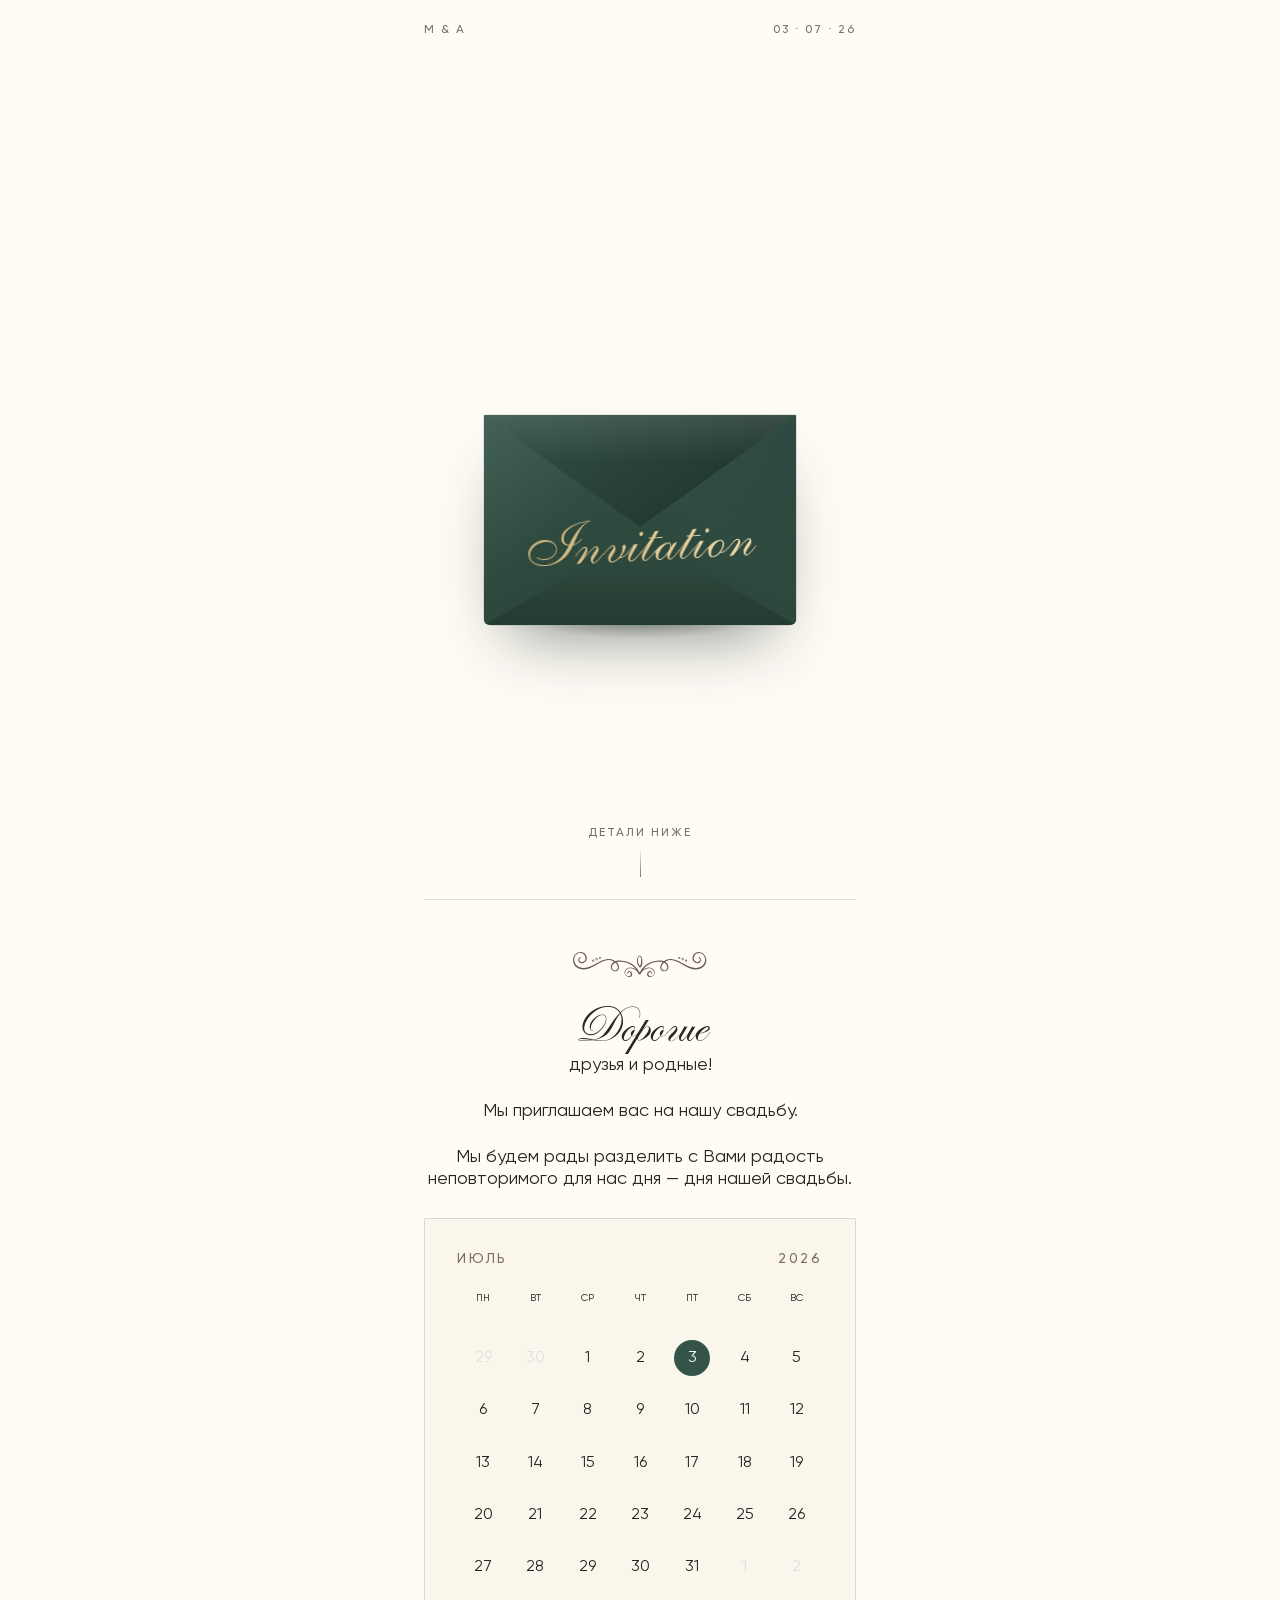
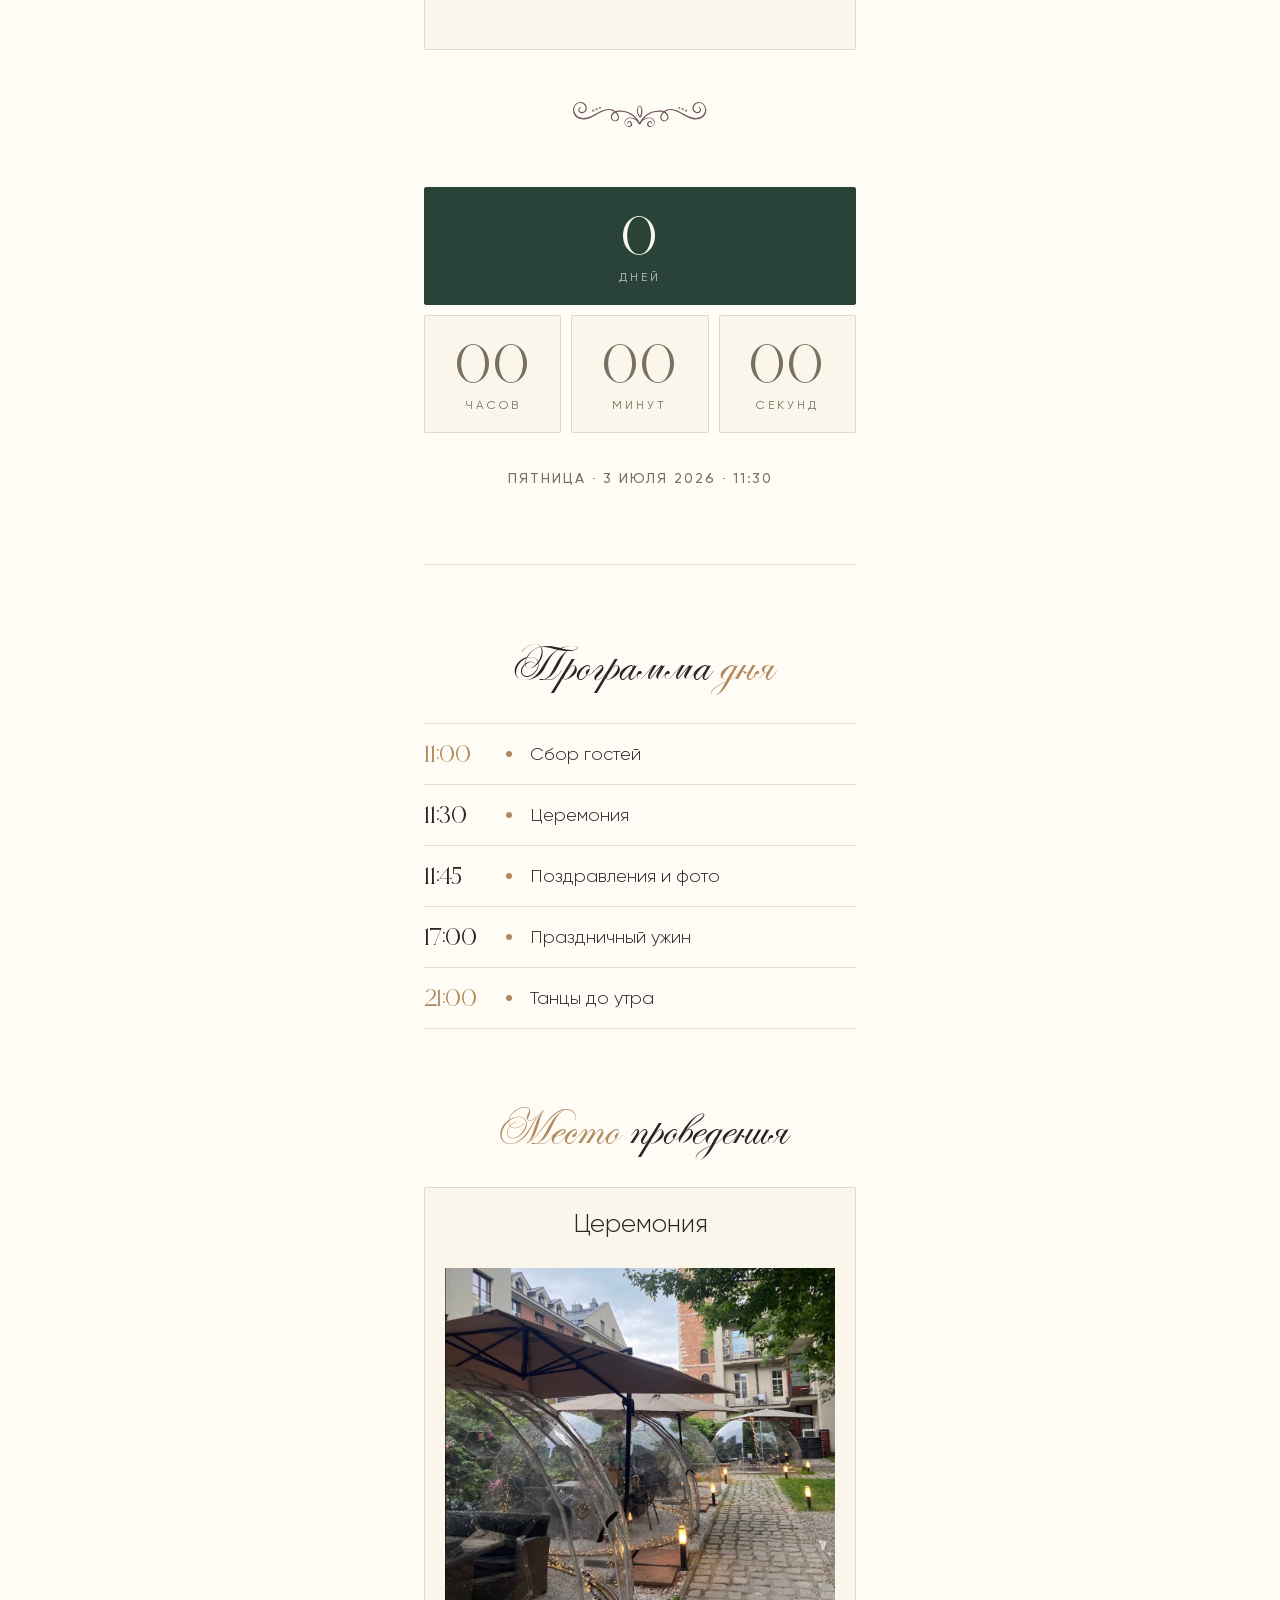
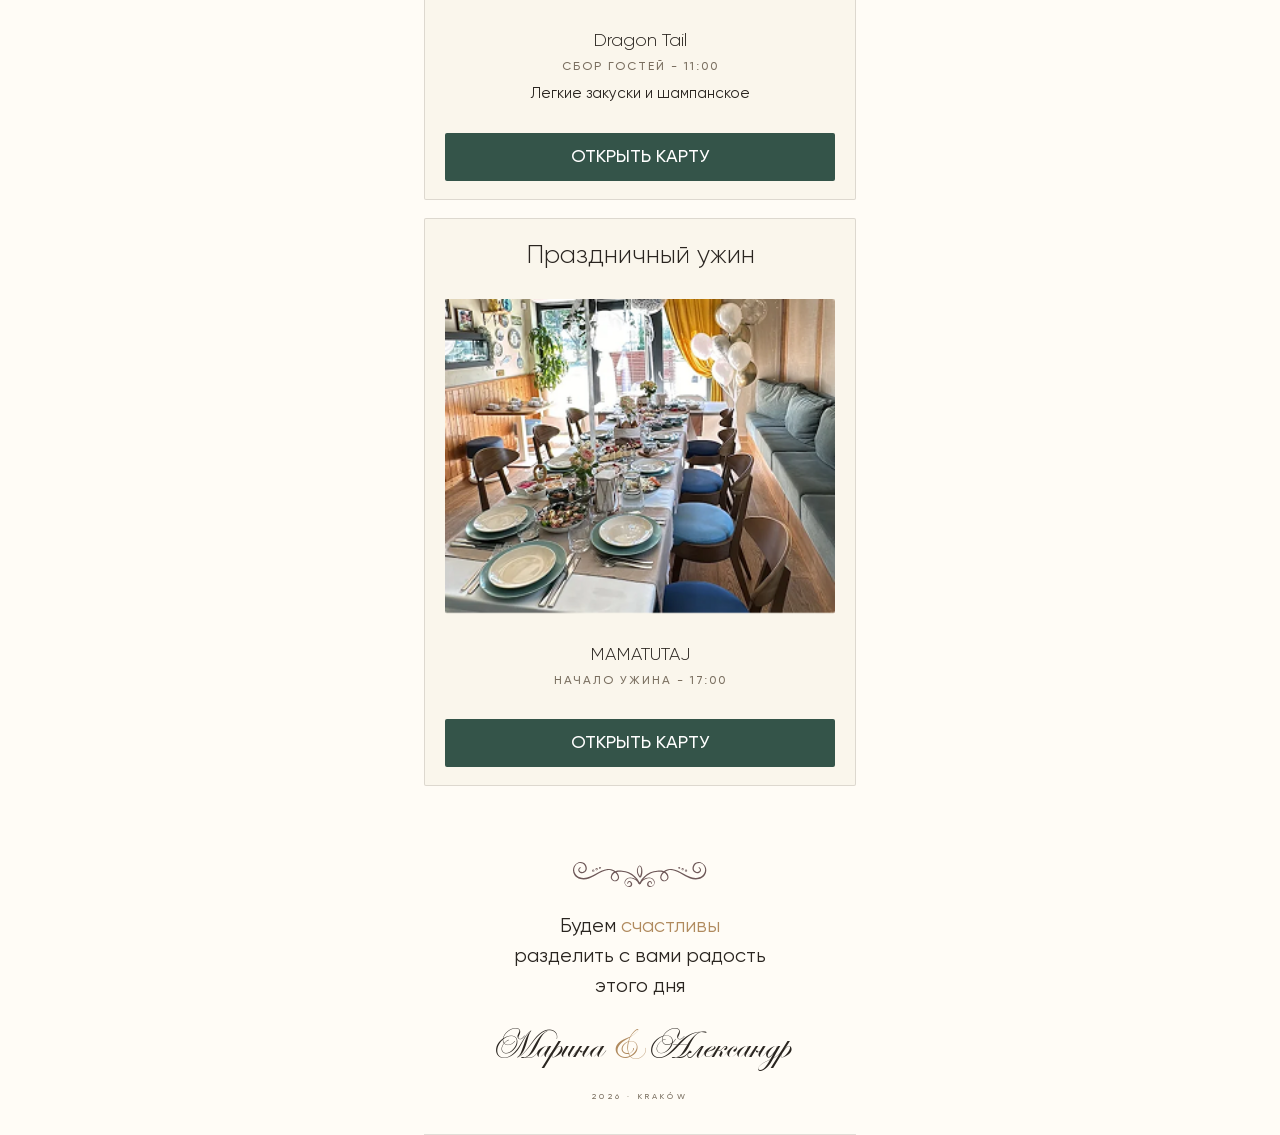
<file: index.html>
<!doctype html>
<html lang="ru">
	<head>
		<meta charset="utf-8" />
		<meta name="viewport" content="width=device-width, initial-scale=1, viewport-fit=cover" />
		<title>Марина & Александр · 03.07.2026</title>

		<!-- SEO -->
		<meta name="description" content="Приглашение на свадьбу Марины и Александра — 3 июля 2026, Краков" />

		<!-- Open Graph -->
		<meta property="og:type" content="website" />
		<meta property="og:url" content="https://wedding-marina-alexander.vercel.app/" />
		<meta property="og:title" content="Марина & Александр · 03.07.2026" />
		<meta property="og:description" content="Приглашаем вас разделить с нами радость нашей свадьбы — 3 июля 2026, Краков" />
		<meta property="og:image" content="https://wedding-marina-alexander.vercel.app/img/thumb.png" />
		<meta property="og:image:width" content="1200" />
		<meta property="og:image:height" content="630" />
		<meta property="og:locale" content="ru_RU" />

		<!-- Twitter Card -->
		<meta name="twitter:card" content="summary_large_image" />
		<meta name="twitter:title" content="Марина & Александр · 03.07.2026" />
		<meta name="twitter:description" content="Приглашаем вас разделить с нами радость нашей свадьбы — 3 июля 2026, Краков" />
		<meta name="twitter:image" content="https://wedding-marina-alexander.vercel.app/img/thumb.png" />

		<link rel="stylesheet" href="style.css" />
	</head>
	<body>
		<div id="preloader" aria-hidden="true">
			<div class="preloader-spinner"></div>
		</div>

		<main>
			<!-- HERO -->
			<section class="hero-screen">
				<div class="topbar">
					<span>M & A</span>
					<span>03 · 07 · 26</span>
				</div>

				<div class="env-wrap" id="env" role="button" tabindex="0">
					<div class="env-shadow"></div>
					<div class="env-back"></div>
					<div class="letter">
						<div class="l-names-block">
							<div class="l-name l-1">Марина</div>
							<div class="l-amp">&amp;</div>
							<div class="l-name l-2">Александр</div>
						</div>
						<div class="l-bottom">
							<div class="l-date">03 · 07 · 2026</div>
							<div class="l-place">Kraków</div>
						</div>
					</div>
					<div class="env-front"></div>
					<div class="env-flap"></div>
					<div class="gold-signature">Invitation</div>
				</div>

				<div class="scroll-after">
					<span>детали ниже</span>
					<span class="stem"></span>
				</div>
			</section>

			<!-- INTRO -->
			<section class="s-intro detail-no-border">
				<div class="intro-heading reveal">
					<img src="img/decorate.svg" alt="" class="ornament intro-ornament" />
					<div class="intro-body">
						<div>
							<div class="intro-script sec-script">Дорогие</div>
							<div class="intro-subtitle">друзья и родные!</div>
						</div>
						<p>Мы приглашаем вас на нашу свадьбу.</p>
						<p>
							Мы будем рады разделить с&nbsp;Вами радость неповторимого для нас дня&nbsp;— дня нашей
							свадьбы.
						</p>
					</div>
				</div>

				<div class="cal-card reveal d2">
					<div class="cal-header"><span>Июль</span><span>2026</span></div>
					<div class="cal-grid cal-grid--header">
						<span class="cal-dow">ПН</span><span class="cal-dow">ВТ</span><span class="cal-dow">СР</span
						><span class="cal-dow">ЧТ</span><span class="cal-dow">ПТ</span><span class="cal-dow">СБ</span
						><span class="cal-dow">ВС</span>
					</div>
					<div class="cal-grid">
						<span class="cal-day cal-day--out">29</span><span class="cal-day cal-day--out">30</span
						><span class="cal-day">1</span><span class="cal-day">2</span
						><span class="cal-day cal-day--hl"><span>3</span></span
						><span class="cal-day">4</span><span class="cal-day">5</span> <span class="cal-day">6</span
						><span class="cal-day">7</span><span class="cal-day">8</span><span class="cal-day">9</span
						><span class="cal-day">10</span><span class="cal-day">11</span><span class="cal-day">12</span>
						<span class="cal-day">13</span><span class="cal-day">14</span><span class="cal-day">15</span
						><span class="cal-day">16</span><span class="cal-day">17</span><span class="cal-day">18</span
						><span class="cal-day">19</span> <span class="cal-day">20</span><span class="cal-day">21</span
						><span class="cal-day">22</span><span class="cal-day">23</span><span class="cal-day">24</span
						><span class="cal-day">25</span><span class="cal-day">26</span> <span class="cal-day">27</span
						><span class="cal-day">28</span><span class="cal-day">29</span><span class="cal-day">30</span
						><span class="cal-day">31</span><span class="cal-day cal-day--out">1</span
						><span class="cal-day cal-day--out">2</span>
					</div>
				</div>
			</section>

			<!-- COUNTDOWN -->
			<section class="detail countdown">
				<img src="img/decorate.svg" alt="" class="ornament" />
				<div class="cd-eyebrow reveal">осталось совсем немного времени</div>
				<div class="cd">
					<div class="cd-c cd-c--accent reveal d1">
						<div class="cd-num" id="cd-d">—</div>
						<div class="cd-lbl">дней</div>
					</div>
					<div class="cd-hms">
						<div class="cd-c reveal d2">
							<div class="cd-num" id="cd-h">—</div>
							<div class="cd-lbl">часов</div>
						</div>
						<div class="cd-c reveal d3">
							<div class="cd-num" id="cd-m">—</div>
							<div class="cd-lbl">минут</div>
						</div>
						<div class="cd-c reveal d4">
							<div class="cd-num" id="cd-s">—</div>
							<div class="cd-lbl">секунд</div>
						</div>
					</div>
				</div>
				<div class="cd-foot reveal d5">пятница · 3 июля 2026 · 11:30</div>
			</section>

			<!-- PROGRAMME -->
			<section class="detail detail-no-border">
				<h2 class="sec-script reveal d1">Программа <em>дня</em></h2>
				<div class="prog">
					<div class="pr reveal d1">
						<div class="time gold">11:00</div>
						<span class="dot"></span>
						<div class="body">Сбор гостей</div>
					</div>
					<div class="pr reveal d2">
						<div class="time">11:30</div>
						<span class="dot"></span>
						<div class="body">Церемония</div>
					</div>
					<div class="pr reveal d3">
						<div class="time">11:45</div>
						<span class="dot"></span>
						<div class="body">Поздравления и фото</div>
					</div>
					<div class="pr reveal d4">
						<div class="time">17:00</div>
						<span class="dot"></span>
						<div class="body">Праздничный ужин</div>
					</div>
					<div class="pr reveal d5">
						<div class="time gold">21:00</div>
						<span class="dot"></span>
						<div class="body">Танцы до утра</div>
					</div>
				</div>
			</section>

			<!-- PLACE -->
			<section class="detail place detail-no-border">
				<h2 class="sec-script reveal d1"><em>Место</em> проведения</h2>
				<div class="venue-cards">
					<div class="venue-card reveal d2">
						<div class="venue-card-label">Церемония</div>
						<img class="venue-card-img" src="img/place2.png"></img>
						<div class="venue-card-info">
							<div class="venue-card-name">Dragon Tail</div>
							<div class="venue-card-time">сбор гостей - 11:00</div>
							<small class="">Легкие закуски и шампанское</small>
						</div>
						<a
							class="venue-btn"
							href="https://maps.app.goo.gl/NxYxFFx8keK25KLL9"
							target="_blank"
							rel="noopener"
							>Открыть карту</a
						>
					</div>
					<div class="venue-card reveal d3">
						<div class="venue-card-label">Праздничный ужин</div>
						<img class="venue-card-img" src="img/place.png"></img>
						<div class="venue-card-info">
							<div class="venue-card-name">MAMATUTAJ</div>
							<div class="venue-card-time">начало ужина - 17:00</div>
						</div>
						<a
							class="venue-btn"
							href="https://maps.app.goo.gl/szh8DAX3W4brn2PK7"
							target="_blank"
							rel="noopener"
							>Открыть карту</a
						>
					</div>
				</div>
			</section>

			<!-- CLOSING -->
			<section class="closing">
				<img src="img/decorate.svg" alt="" class="ornament" />
				<p class="closing-words reveal">Будем <span>счастливы</span> разделить с вами радость этого дня</p>
				<div class="closing-sig reveal d2">Марина <em>&amp;</em> Александр</div>
				<div class="closing-meta  d3">2026 · Kraków</div>
			</section>
		</main>

		<script src="main.js"></script>
	</body>
</html>
</file>
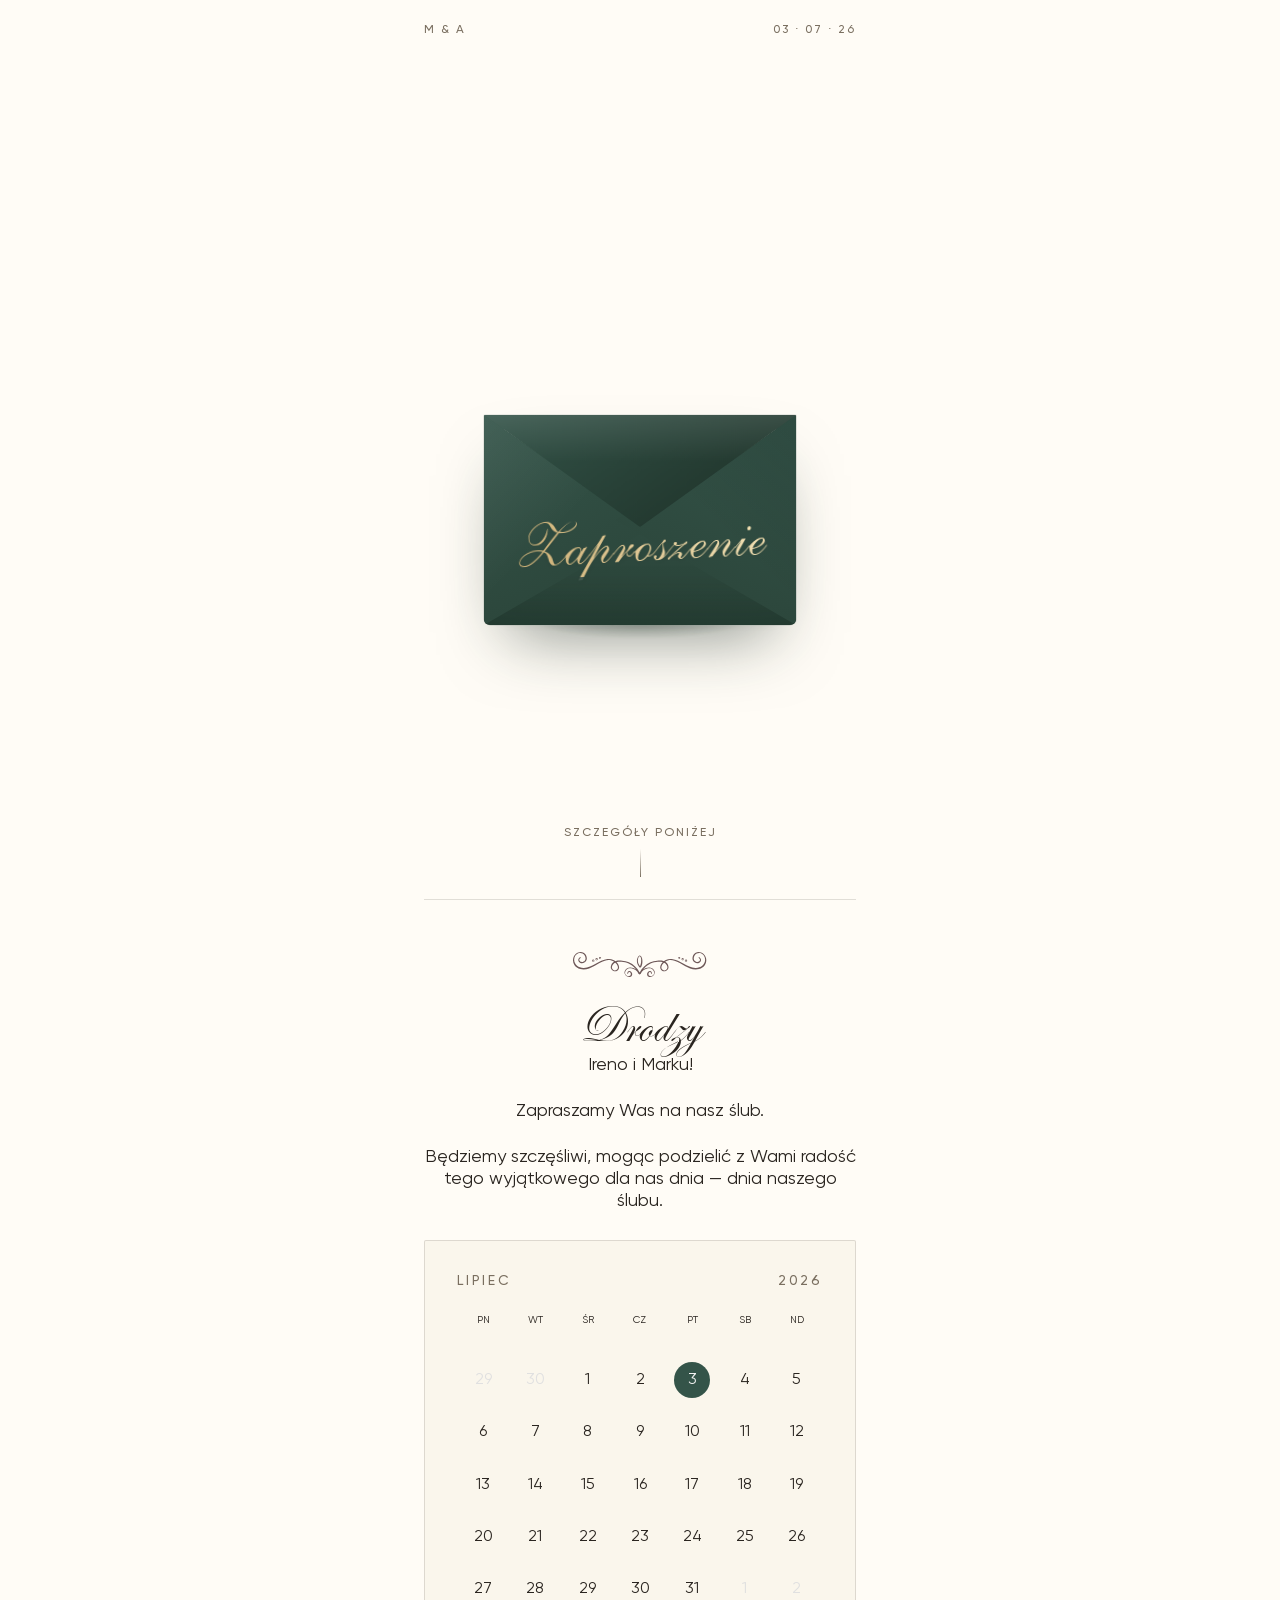
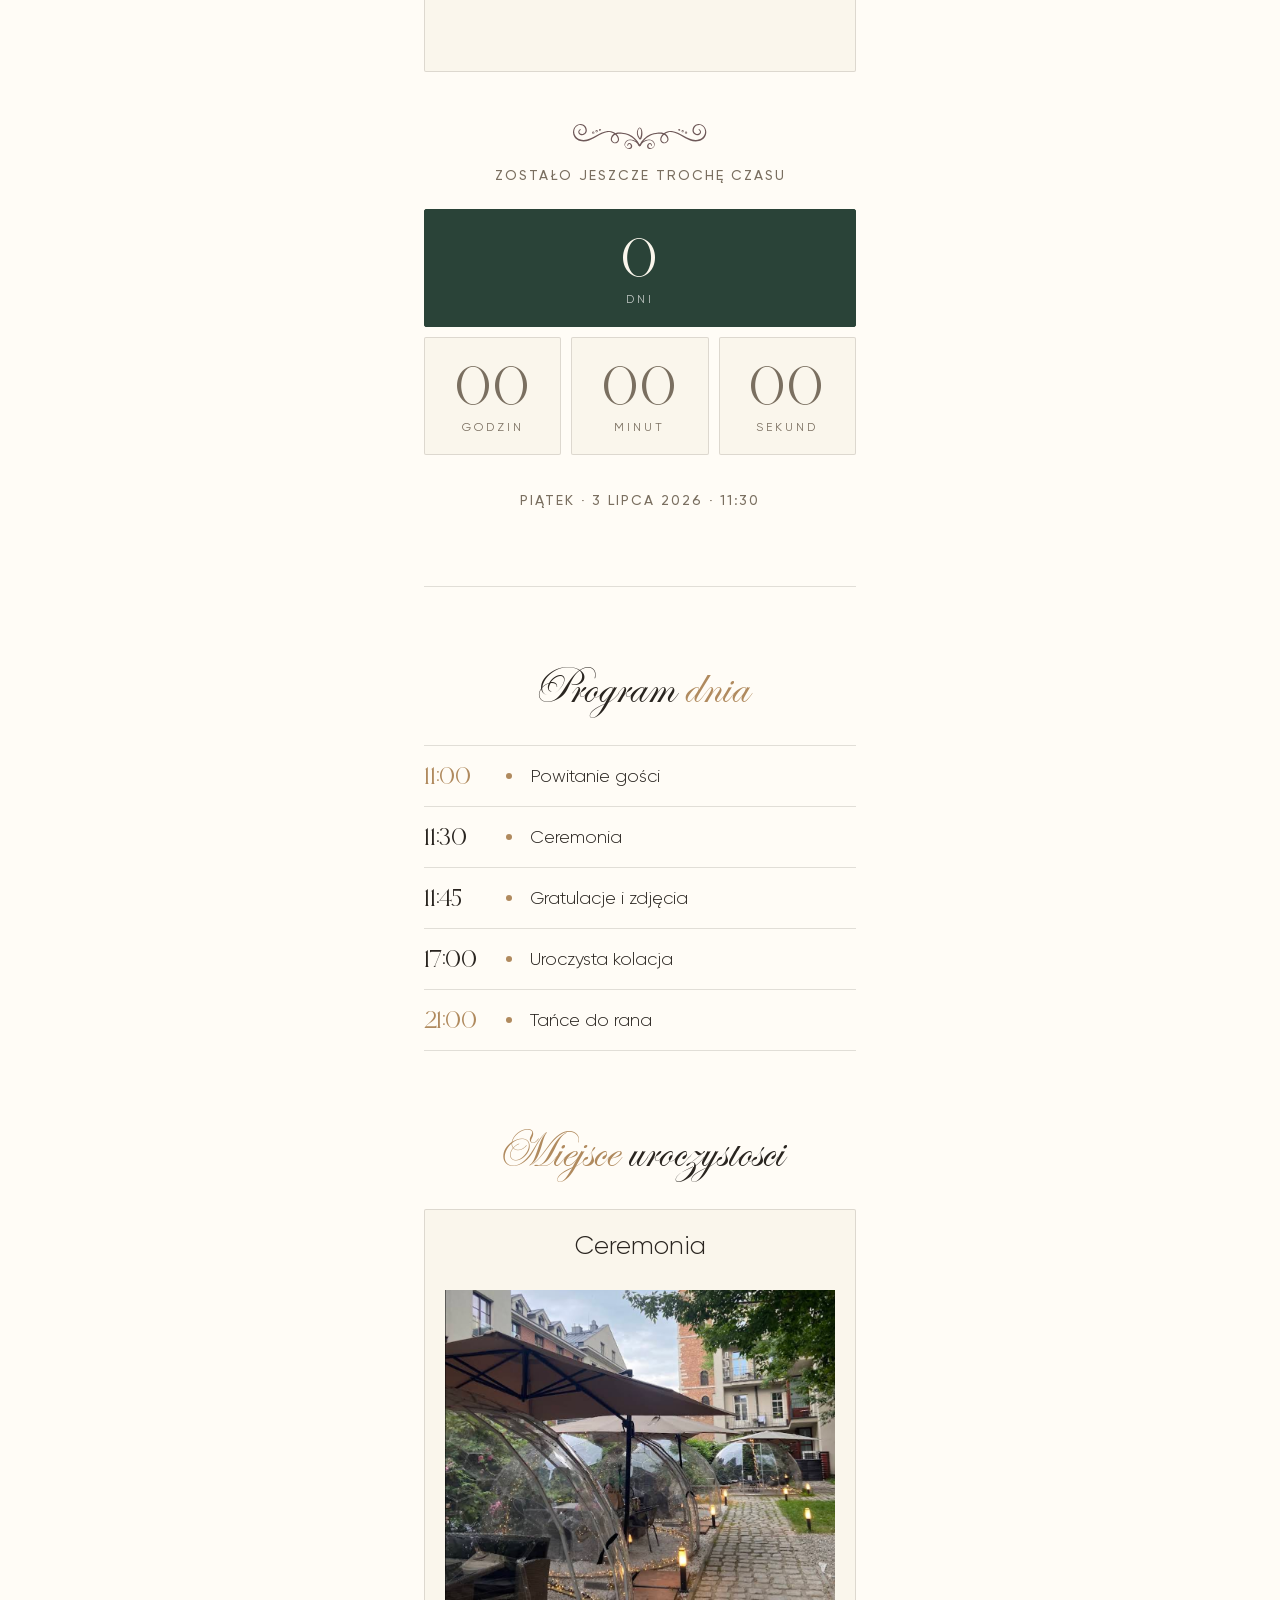
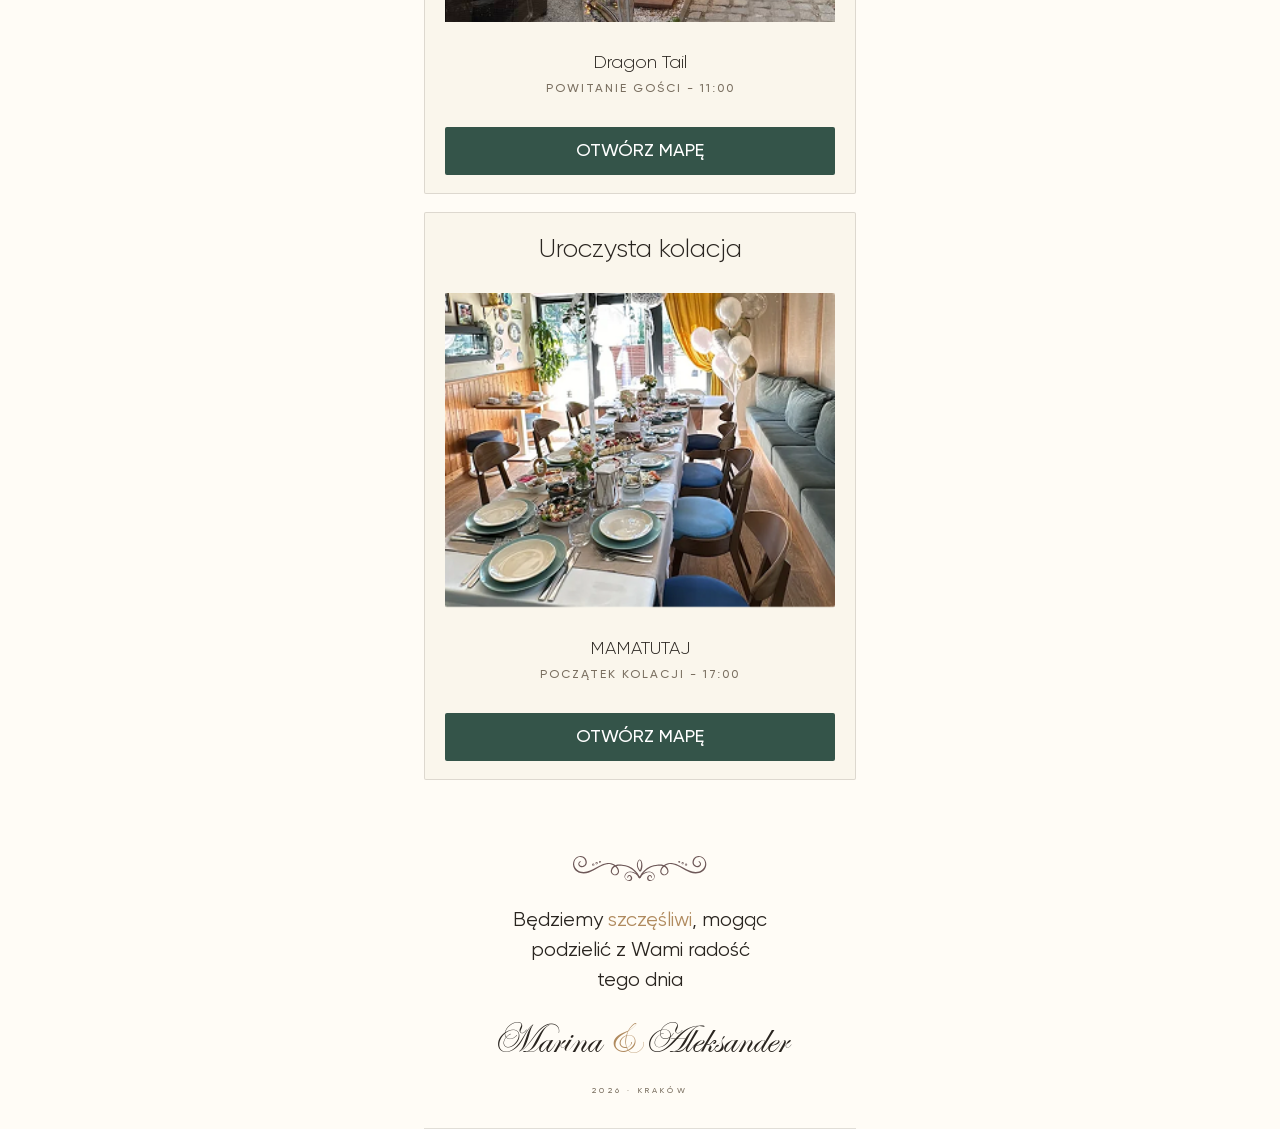
<file: pl/index.html>
<!doctype html>
<html lang="pl">
	<head>
		<meta charset="utf-8" />
		<meta name="viewport" content="width=device-width, initial-scale=1, viewport-fit=cover" />
		<title>Marina & Aleksander · 03.07.2026</title>

		<!-- SEO -->
		<meta name="description" content="Zaproszenie na ślub Mariny i Aleksandra — 3 lipca 2026, Kraków" />

		<!-- Open Graph -->
		<meta property="og:type" content="website" />
		<meta property="og:url" content="https://wedding-marina-alexander.vercel.app/pl/" />
		<meta property="og:title" content="Marina & Aleksander · 03.07.2026" />
		<meta
			property="og:description"
			content="Zapraszamy Was, abyście podzielili z nami radość naszego ślubu — 3 lipca 2026, Kraków"
		/>
		<meta property="og:image" content="https://wedding-marina-alexander.vercel.app/img/thumb.png" />
		<meta property="og:image:width" content="1200" />
		<meta property="og:image:height" content="630" />
		<meta property="og:locale" content="pl_PL" />

		<!-- Twitter Card -->
		<meta name="twitter:card" content="summary_large_image" />
		<meta name="twitter:title" content="Marina & Aleksander · 03.07.2026" />
		<meta
			name="twitter:description"
			content="Zapraszamy Was, abyście podzielili z nami radość naszego ślubu — 3 lipca 2026, Kraków"
		/>
		<meta name="twitter:image" content="https://wedding-marina-alexander.vercel.app/img/thumb.png" />

		<link rel="stylesheet" href="../style.css" />
	</head>
	<body>
		<div id="preloader" aria-hidden="true">
			<div class="preloader-spinner"></div>
		</div>

		<main>
			<!-- HERO -->
			<section class="hero-screen">
				<div class="topbar">
					<span>M & A</span>
					<span>03 · 07 · 26</span>
				</div>

				<div class="env-wrap" id="env" role="button" tabindex="0">
					<div class="env-shadow"></div>
					<div class="env-back"></div>
					<div class="letter">
						<div class="l-names-block">
							<div class="l-name l-1">Marina</div>
							<div class="l-amp">&amp;</div>
							<div class="l-name l-2">Aleksander</div>
						</div>
						<div class="l-bottom">
							<div class="l-date">03 · 07 · 2026</div>
							<div class="l-place">Kraków</div>
						</div>
					</div>
					<div class="env-front"></div>
					<div class="env-flap"></div>
					<div class="gold-signature">Zaproszenie</div>
				</div>

				<div class="scroll-after">
					<span>szczegóły poniżej</span>
					<span class="stem"></span>
				</div>
			</section>

			<!-- INTRO -->
			<section class="s-intro detail-no-border">
				<div class="intro-heading reveal">
					<img src="../img/decorate.svg" alt="" class="ornament intro-ornament" />
					<div class="intro-body">
						<div>
							<div class="intro-script sec-script">Drodzy</div>
							<div class="intro-subtitle">Ireno i Marku!</div>
						</div>
						<p>Zapraszamy Was na nasz ślub.</p>
						<p>
							Będziemy szczęśliwi, mogąc podzielić z&nbsp;Wami radość tego wyjątkowego dla nas dnia&nbsp;—
							dnia naszego ślubu.
						</p>
					</div>
				</div>

				<div class="cal-card reveal d2">
					<div class="cal-header"><span>Lipiec</span><span>2026</span></div>
					<div class="cal-grid cal-grid--header">
						<span class="cal-dow">PN</span><span class="cal-dow">WT</span><span class="cal-dow">ŚR</span
						><span class="cal-dow">CZ</span><span class="cal-dow">PT</span><span class="cal-dow">SB</span
						><span class="cal-dow">ND</span>
					</div>
					<div class="cal-grid">
						<span class="cal-day cal-day--out">29</span><span class="cal-day cal-day--out">30</span
						><span class="cal-day">1</span><span class="cal-day">2</span
						><span class="cal-day cal-day--hl"><span>3</span></span
						><span class="cal-day">4</span><span class="cal-day">5</span> <span class="cal-day">6</span
						><span class="cal-day">7</span><span class="cal-day">8</span><span class="cal-day">9</span
						><span class="cal-day">10</span><span class="cal-day">11</span><span class="cal-day">12</span>
						<span class="cal-day">13</span><span class="cal-day">14</span><span class="cal-day">15</span
						><span class="cal-day">16</span><span class="cal-day">17</span><span class="cal-day">18</span
						><span class="cal-day">19</span> <span class="cal-day">20</span><span class="cal-day">21</span
						><span class="cal-day">22</span><span class="cal-day">23</span><span class="cal-day">24</span
						><span class="cal-day">25</span><span class="cal-day">26</span> <span class="cal-day">27</span
						><span class="cal-day">28</span><span class="cal-day">29</span><span class="cal-day">30</span
						><span class="cal-day">31</span><span class="cal-day cal-day--out">1</span
						><span class="cal-day cal-day--out">2</span>
					</div>
				</div>
			</section>

			<!-- COUNTDOWN -->
			<section class="detail countdown">
				<img src="../img/decorate.svg" alt="" class="ornament" />
				<div class="cd-eyebrow reveal">zostało jeszcze trochę czasu</div>
				<div class="cd">
					<div class="cd-c cd-c--accent reveal d1">
						<div class="cd-num" id="cd-d">—</div>
						<div class="cd-lbl">dni</div>
					</div>
					<div class="cd-hms">
						<div class="cd-c reveal d2">
							<div class="cd-num" id="cd-h">—</div>
							<div class="cd-lbl">godzin</div>
						</div>
						<div class="cd-c reveal d3">
							<div class="cd-num" id="cd-m">—</div>
							<div class="cd-lbl">minut</div>
						</div>
						<div class="cd-c reveal d4">
							<div class="cd-num" id="cd-s">—</div>
							<div class="cd-lbl">sekund</div>
						</div>
					</div>
				</div>
				<div class="cd-foot reveal d5">piątek · 3 lipca 2026 · 11:30</div>
			</section>

			<!-- PROGRAMME -->
			<section class="detail detail-no-border">
				<h2 class="sec-script reveal d1">Program <em>dnia</em></h2>
				<div class="prog">
					<div class="pr reveal d1">
						<div class="time gold">11:00</div>
						<span class="dot"></span>
						<div class="body">Powitanie gości</div>
					</div>
					<div class="pr reveal d2">
						<div class="time">11:30</div>
						<span class="dot"></span>
						<div class="body">Ceremonia</div>
					</div>
					<div class="pr reveal d3">
						<div class="time">11:45</div>
						<span class="dot"></span>
						<div class="body">Gratulacje i zdjęcia</div>
					</div>
					<div class="pr reveal d4">
						<div class="time">17:00</div>
						<span class="dot"></span>
						<div class="body">Uroczysta kolacja</div>
					</div>
					<div class="pr reveal d5">
						<div class="time gold">21:00</div>
						<span class="dot"></span>
						<div class="body">Tańce do rana</div>
					</div>
				</div>
			</section>

			<!-- PLACE -->
			<section class="detail place detail-no-border">
				<h2 class="sec-script reveal d1"><em>Miejsce</em> uroczystosci</h2>
				<div class="venue-cards">
					<div class="venue-card reveal d2">
						<div class="venue-card-label">Ceremonia</div>
							<img class="venue-card-img" src="/img/place2.png"></img>

						<div class="venue-card-info">
							<div class="venue-card-name">Dragon Tail</div>
							<div class="venue-card-time">powitanie gości - 11:00</div>
						</div>
						<a
							class="venue-btn"
							href="https://maps.app.goo.gl/NxYxFFx8keK25KLL9"
							target="_blank"
							rel="noopener"
							>Otwórz mapę</a
						>
					</div>
					<div class="venue-card reveal d3">
						<div class="venue-card-label">Uroczysta kolacja</div>
						<img class="venue-card-img" src="../img/place.png" />
						<div class="venue-card-info">
							<div class="venue-card-name">MAMATUTAJ</div>
							<div class="venue-card-time">początek kolacji - 17:00</div>
						</div>
						<a
							class="venue-btn"
							href="https://maps.app.goo.gl/szh8DAX3W4brn2PK7"
							target="_blank"
							rel="noopener"
							>Otwórz mapę</a
						>
					</div>
				</div>
			</section>

			<!-- CLOSING -->
			<section class="closing">
				<img src="../img/decorate.svg" alt="" class="ornament" />
				<p class="closing-words reveal">
					Będziemy <span>szczęśliwi</span>, mogąc podzielić z Wami radość tego dnia
				</p>
				<div class="closing-sig reveal d2">Marina <em>&amp;</em> Aleksander</div>
				<div class="closing-meta d3">2026 · Kraków</div>
			</section>
		</main>

		<script src="../main.js"></script>
	</body>
</html>
</file>
<file: style.css>
@font-face {
	font-family: 'Esenin Script One';
	src: url('fonts/esenin-script-one.woff2') format('woff2');
	font-weight: 400;
	font-style: normal;
	font-display: swap;
}

@font-face {
	font-family: 'Gilroy';
	src: url('fonts/Gilroy-Light.woff2') format('woff2');
	font-weight: 300;
	font-style: normal;
	font-display: swap;
}

@font-face {
	font-family: 'Gilroy';
	src: url('fonts/Gilroy.woff') format('woff');
	font-weight: 400;
	font-style: normal;
	font-display: swap;
}

@font-face {
	font-family: 'Gilroy';
	src: url('fonts/Gilroy-Medium.woff') format('woff');
	font-weight: 500;
	font-style: normal;
	font-display: swap;
}

@font-face {
	font-family: 'Gilroy';
	src: url('fonts/Gilroy-Bold.woff') format('woff');
	font-weight: 700;
	font-style: normal;
	font-display: swap;
}

@font-face {
	font-family: 'Edensor';
	src: url('fonts/Edensor-Regular.woff2') format('woff2');
	font-weight: 400;
	font-style: normal;
	font-display: swap;
}

@font-face {
	font-family: 'Allegretto Script One';
	src: url('fonts/AllegrettoScriptOne.woff2') format('woff');
	font-weight: 400;
	font-style: normal;
	font-display: swap;
}

@font-face {
	font-family: 'Vivaldi';
	src: url('fonts/Vivaldi.woff2') format('woff');
	font-weight: 400;
	font-style: normal;
	font-display: swap;
}

:root {
	--bg: #FFFCF6;
	--paper: #FAF6EC;
	--paper-edge: rgba(42, 37, 30, 0.15);
	--ink: #2a2520;
	--soft: #7a6f60;
	--line: rgba(42, 37, 30, 0.14);
	--env-deep: #2A4338;
	--env-mid: #345449;
	--env-edge: #1c2e25;
	--env-crease: rgba(12, 24, 19, 0.28);
	--env-light: rgba(255, 255, 255, 0.08);
	--gold: #b08a5e;
	--gold-deep: #8a6a44;
}

* {
	box-sizing: border-box;
	margin: 0;
	padding: 0;
}

html,
body {
	background: var(--bg);
	color: var(--ink);
	font-family: 'Gilroy', system-ui, sans-serif;
	font-weight: 400;
	font-size: 18px;
	-webkit-font-smoothing: antialiased;
	text-rendering: optimizeLegibility;
}

body {
	min-height: 100vh;
	overflow-x: hidden;
}

.reveal {
	opacity: 0;
	transform: translateY(20px);
	transition:
		opacity 1.1s cubic-bezier(0.2, 0.7, 0.2, 1),
		transform 1.1s cubic-bezier(0.2, 0.7, 0.2, 1);
}

.reveal.in {
	opacity: 1;
	transform: none;
}

.d1 {
	transition-delay: 0.1s;
}

.d2 {
	transition-delay: 0.24s;
}

.d3 {
	transition-delay: 0.4s;
}

.d4 {
	transition-delay: 0.56s;
}

.d5 {
	transition-delay: 0.72s;
}

main {
	max-width: 480px;
	margin: 0 auto;
	padding: 0 24px;
	position: relative;
}

/* ─── HERO ─────────────────────────────────────────────── */

.hero-screen {
	min-height: 100svh;
	min-height: 100dvh;
	display: grid;
	place-items: center;
	align-items: center;
	padding: 24px 0 24px;
	position: relative;
}

.topbar {
	display: flex;
	justify-content: space-between;
	align-items: center;
	position: absolute;
	top: 24px;
	left: 0;
	right: 0;
	font-family: Gilroy;
	font-weight: 500;
	font-size: 12px;
	line-height: 100%;
	letter-spacing: 2px;
	vertical-align: middle;
	text-transform: uppercase;
	color: var(--soft);
}


@keyframes envFly {
	0% {
		transform: translate3d(-24px, -125vh, 0) rotateZ(-10deg) rotateY(-18deg) scale(calc(var(--env-scale) * 0.92));
		opacity: 0;
	}

	48% {
		transform: translate3d(12px, 24px, 0) rotateZ(2.5deg) rotateY(5deg) scale(calc(var(--env-scale) * 1.02));
		opacity: 1;
	}

	68% {
		transform: translate3d(-5px, -9px, 0) rotateZ(-1.2deg) rotateY(-2deg) scale(var(--env-scale));
	}

	84% {
		transform: translate3d(2px, 4px, 0) rotateZ(0.45deg) rotateY(1deg) scale(var(--env-scale));
	}

	100% {
		transform: translate3d(0, 0, 0) rotateZ(0deg) rotateY(0deg) scale(var(--env-scale));
		opacity: 1;
	}
}

@keyframes signatureGleam {

	0%,
	100% {
		background-position: 0% 50%;
	}

	50% {
		background-position: 100% 50%;
	}
}

.env-wrap {
	--env-scale: 1;
	position: relative;
	margin: 0 auto;
	margin-top: -70px;
	width: 312px;
	height: 420px;
	perspective: 1600px;
	cursor: pointer;
	user-select: none;
	opacity: 0;
	transform-origin: 50% 50%;
	will-change: transform;
}

.env-wrap.ready {
	animation: envFly 1.85s cubic-bezier(0.25, 0.78, 0.2, 1) 0.18s both;
}

.env-shadow {
	position: absolute;
	left: 50%;
	bottom: -20px;
	transform: translateX(-50%);
	width: 292px;
	height: 24px;
	border-radius: 50%;
	background: radial-gradient(50% 100% at 50% 0%, rgba(28, 46, 37, 0.34), transparent 74%);
	filter: blur(1px);
	transition:
		opacity 0.8s,
		transform 1.4s cubic-bezier(0.25, 0.78, 0.2, 1);
	z-index: 0;
}

.env-wrap.open .env-shadow {
	opacity: 0.58;
	transform: translateX(-50%) scaleX(1.08);
}

.env-back,
.env-front,
.env-flap,
.letter {
	position: absolute;
	backface-visibility: visible;
}

.env-back {
	bottom: 0;
	left: 0;
	right: 0;
	height: 210px;
	overflow: hidden;
	background:
		linear-gradient(105deg, transparent 0 49.7%, var(--env-crease) 50%, transparent 50.7%),
		linear-gradient(255deg, transparent 0 49.7%, rgba(255, 255, 255, 0.05) 50%, transparent 50.7%),
		radial-gradient(120% 95% at 50% 0%, rgba(255, 255, 255, 0.1), transparent 46%),
		linear-gradient(180deg, var(--env-mid), var(--env-deep) 78%);
	border-radius: 0 0 6px 6px;
	box-shadow:
		0 34px 68px -26px rgba(28, 46, 37, 0.54),
		inset 0 1px 0 var(--env-light),
		inset 0 -18px 30px rgba(11, 24, 19, 0.16);
	z-index: 1;
}

.env-back::before,
.env-back::after {
	content: '';
	position: absolute;
	top: 0;
	width: 50%;
	height: 100%;
	opacity: 0.9;
	background: linear-gradient(135deg, rgba(255, 255, 255, 0.06) 0%, transparent 54%);
}

.env-back::before {
	left: 0;
}

.env-back::after {
	right: 0;
	background: linear-gradient(225deg, rgba(0, 0, 0, 0.09) 0%, transparent 58%);
}

.letter {
	left: 50%;
	bottom: 18px;
	width: 278px;
	height: 178px;
	transform: translateX(-50%) translateY(0) rotate(0deg);
	background: var(--paper);
	background: linear-gradient(0deg, #FAF6EC, #FAF6EC),
		radial-gradient(120% 100% at 50% 0%, rgba(176, 138, 94, 0.06) 0%, rgba(176, 138, 94, 0) 60%),
		linear-gradient(90deg, rgba(255, 255, 255, 0.48) 0%, rgba(255, 255, 255, 0) 18%, rgba(255, 255, 255, 0) 82%, rgba(176, 138, 94, 0.06) 100%);

	border: 1px solid #2A251E26;
	border-radius: 3px;
	padding: 10px 20px;
	box-shadow:
		0 8px 18px rgba(28, 46, 37, 0.18),
		inset 0 0 22px rgba(176, 138, 94, 0.05);
	z-index: 2;
	will-change: transform;
	transition:
		transform 1.85s 0.72s cubic-bezier(0.2, 0.78, 0.18, 1),
		box-shadow 1.85s 0.72s ease;
	text-align: center;
	display: flex;
	flex-direction: column;
	justify-content: space-between;
	transform-origin: 0% 100%;
	line-height: 30px;

}

.letter .l-2 {
	margin-top: -10px;
}

.env-wrap.open .letter {
	transform: translateX(-50%) translateY(-222px) rotate(4.5deg);
	box-shadow:
		0 28px 52px rgba(28, 46, 37, 0.28),
		inset 0 0 22px rgba(176, 138, 94, 0.05);
}

.letter .l-names-block {
	display: flex;
	flex-direction: column;
	align-items: center;
	gap: 0;
}

.letter .l-name {
	font-family: 'Allegretto Script One', 'Monsieur La Doulaise', cursive;
	font-size: 44px;
	font-weight: 500;
	line-height: 1;
	color: var(--ink);
}

.letter .l-amp {
	font-family: 'Vivaldi', 'Allegretto Script One';
	font-weight: 400;
	font-size: 33px;
	line-height: 1;
	text-align: center;
	color: var(--gold);
}

.letter .l-rule {
	width: 30px;
	height: 1px;
	background: var(--gold);
	margin: 0 auto;
	opacity: 0.7;
}

.letter .l-bottom {
	flex-grow: 0;
	display: flex;
	flex-direction: column;
	align-items: center;
	gap: 5px;
}

.letter .l-date {
	font-family: 'Esenin Script One', 'Monsieur La Doulaise', cursive;
	font-weight: 400;
	font-size: 20px;
	line-height: 1;
	letter-spacing: 0.72px;
	text-align: center;
	color: var(--ink);
}

.letter .l-place {
	font-family: 'Gilroy';
	font-weight: 400;
	font-size: 10px;
	line-height: 1;
	letter-spacing: 3.4px;
	text-align: center;
	text-transform: uppercase;
	color: var(--soft);
}

.env-front {
	bottom: 0;
	left: 0;
	right: 0;
	height: 210px;
	overflow: hidden;
	clip-path: polygon(0 0, 50% 52%, 100% 0, 100% 100%, 0 100%);
	background:
		linear-gradient(153deg, transparent 0 49.5%, rgba(255, 255, 255, 0.055) 50%, transparent 50.9%),
		linear-gradient(207deg, transparent 0 49.5%, rgba(9, 18, 15, 0.22) 50%, transparent 50.9%),
		linear-gradient(180deg, var(--env-mid) 0%, var(--env-deep) 100%);
	border-radius: 0 0 6px 6px;
	z-index: 3;
	box-shadow:
		inset 0 1px 0 rgba(255, 255, 255, 0.08),
		inset 0 -24px 36px rgba(12, 24, 19, 0.2);
}

.env-front::before {
	content: '';
	position: absolute;
	inset: 0 auto 0 0;
	width: 58%;
	background:
		linear-gradient(135deg, rgba(255, 255, 255, 0.08), transparent 48%),
		linear-gradient(160deg, var(--env-mid), var(--env-deep));
	clip-path: polygon(0 0, 100% 50%, 0 100%);
	z-index: 1;
}

.env-front::after {
	content: '';
	position: absolute;
	inset: 0 0 0 auto;
	width: 58%;
	background:
		linear-gradient(225deg, rgba(0, 0, 0, 0.11), transparent 50%),
		linear-gradient(200deg, var(--env-mid), var(--env-deep));
	clip-path: polygon(100% 0, 0 50%, 100% 100%);
	pointer-events: none;
	z-index: 2;
}

.env-flap {
	bottom: 98px;
	left: 0;
	right: 0;
	height: 112px;
	background:
		linear-gradient(180deg, rgba(255, 255, 255, 0.1), transparent 42%),
		linear-gradient(145deg, var(--env-mid), var(--env-edge));
	clip-path: polygon(0 0, 100% 0, 50% 100%);
	transform-origin: top center;
	transform: rotateX(0deg);
	transition:
		transform 1.35s cubic-bezier(0.6, 0, 0.18, 1),
		z-index 0s linear 0.55s;
	z-index: 4;
	will-change: transform;
}

.env-wrap.open .env-flap {
	transform: rotateX(180deg);
	z-index: 0;
}

.gold-signature {
	position: absolute;
	bottom: 20px;
	left: 50%;
	width: 300px;
	transform: translate(-50%, -50%) rotate(-3deg);
	z-index: 6;
	font-family: 'Allegretto Script One', cursive;
	font-size: 62px;
	line-height: 1;
	text-align: center;
	white-space: nowrap;
	color: transparent;
	background: linear-gradient(90.87deg, #CAA763 0%, #F6E1AD 36%, #D9BD78 52%, #A9813F 76%, #D9BD78 100%);
	background-size: 240% 100%;
	-webkit-background-clip: text;
	background-clip: text;
	text-shadow:
		0 0.4px 0 rgba(255, 255, 255, 0.1),
		0 2px 6px rgba(7, 15, 12, 0.1);
	pointer-events: none;
}

.scroll-after {
	position: absolute;
	left: 0;
	right: 0;
	bottom: 22px;
	text-align: center;
	font-weight: 500;
	font-size: 12px;
	line-height: 1;
	letter-spacing: 2px;
	text-align: center;
	text-transform: uppercase;
	color: var(--soft);
	pointer-events: none;
	transition: opacity 0.8s 2s ease;
	display: flex;
	flex-direction: column;
	align-items: center;
	gap: 10px;
}

.scroll-after .stem {
	width: 1px;
	height: 28px;
	background: linear-gradient(180deg, transparent, var(--soft));
}

.env-wrap.open~.scroll-after {
	opacity: 1;
	pointer-events: auto;
}

/*  SECTION SHARED  */
.ornament {
	display: block;
	margin: 0 auto;
}

.detail {
	padding: 76px 0;
}

.sec-script {
	font-family: 'Esenin Script One', cursive;
	font-size: 52px;
	font-weight: 400;
	line-height: 1;
	text-align: center;
	margin-bottom: 30px;
	color: var(--ink);
}

.sec-script em {
	color: var(--gold);
	font-style: normal;
}

section:not(.detail-no-border) {
	border-bottom: 1px solid var(--line);
}

/*  INTRO  */

.s-intro {
	padding: 52px 0;
	display: flex;
	flex-direction: column;
	align-items: center;
	gap: 28px;
}

.intro-heading {
	display: flex;
	flex-direction: column;
	align-items: center;
	gap: 0;
	text-align: center;
	width: 100%;
}

.intro-ornament {
	margin-bottom: 24px;
}

.intro-script {
	margin-bottom: 0;
}

.intro-subtitle {
	color: var(--ink);
}

.intro-body {
	display: flex;
	flex-direction: column;
	gap: 24px;
}

/*  CALENDAR  */
.cal-card {
	width: 100%;
	aspect-ratio: 1 / 1;
	background: var(--paper);
	border: 1px solid var(--line);
	border-radius: 2px;
	padding: 32px;
	display: flex;
	flex-direction: column;
	font-size: 14px;
	font-weight: 500;
	color: var(--soft);
}

.cal-header {
	display: flex;
	justify-content: space-between;
	padding: 0 0 16px;
	letter-spacing: 0.2em;
	text-transform: uppercase;
}

.cal-grid {
	display: grid;
	grid-template-columns: repeat(7, 1fr);
}

.cal-grid--header {
	margin-bottom: 20px;
	grid-template-rows: auto;
}

.cal-dow {
	display: flex;
	align-items: center;
	justify-content: center;
	font-weight: 400;
	font-size: 10px;
	height: 28px;
	color: var(--ink);
	line-height: 1;
	text-align: center;
}

.cal-day {
	display: flex;
	align-items: center;
	justify-content: center;
	font-weight: 400;
	font-size: 16px;
	line-height: 1;
	color: var(--ink);
	aspect-ratio: 1/1;
}

.cal-day--out {
	color: #e0e0e0;
}

.cal-day--hl {
	color: transparent;
}

.cal-day--hl span {
	display: flex;
	align-items: center;
	justify-content: center;
	width: 36px;
	aspect-ratio: 1;
	background: var(--env-mid);
	color: #f2f2f2;
	border-radius: 50%;
}

/*  COUNTDOWN  */
.countdown {
	padding-top: 0;
	font-size: 14px;
	font-weight: 500;
	text-align: center;
	color: var(--soft);
	letter-spacing: 2px;
	text-transform: uppercase;
}

.cd-eyebrow {
	margin-top: 18px;
	margin-bottom: 24px;
}

.cd {
	display: flex;
	flex-direction: column;
	gap: 10px;
}

.cd-hms {
	display: grid;
	grid-template-columns: repeat(3, 1fr);
	gap: 10px;
}

.cd-c {
	padding: 20px 8px;
	text-align: center;
	border: 1px solid var(--line);
	background: var(--paper);
	border-radius: 2px;
}

.cd-c--accent {
	background: var(--env-deep);
	color: var(--paper);
	border-color: var(--env-deep);
}

.cd-c--accent .cd-lbl {
	color: rgba(255, 255, 255, 0.7);
}

.cd-num {
	font-family: 'Edensor', serif;
	font-size: 56px;
	line-height: 1;
	font-feature-settings: 'tnum' 1;
}

.cd-lbl {
	margin-top: 8px;
	font-weight: 400;
	font-size: 12px;
	line-height: 1;
	letter-spacing: 3px;
	text-align: center;
	text-transform: uppercase;
	color: var(--soft);
}

.cd-c--accent .cd-lbl {
	color: rgba(255, 255, 255, 0.7);
}

.cd-foot {
	margin-top: 38px;
	text-align: center;
}

/*  PROGRAMME  */
.prog {
	display: flex;
	flex-direction: column;
	border-top: 1px solid var(--line);
	font-weight: 300;
	font-size: 18px;
}

.pr {
	display: grid;
	grid-template-columns: 64px 10px 1fr;
	gap: 16px;
	padding: 18px 0;
	align-items: center;
	border-bottom: 1px solid var(--line);
}

.pr .time {
	font-family: 'Edensor', serif;
	font-size: 24px;
	line-height: 1;
	font-feature-settings: 'tnum' 1;
}

.pr .time.gold {
	color: var(--gold);
}

.pr .dot {
	width: 6px;
	height: 6px;
	background: var(--gold);
	border-radius: 50%;
	justify-self: center;
}

.pr .body {
	display: flex;
	flex-direction: column;
	gap: 2px;
}



/*  PLACE  */
.place {
	padding-top: 0;
}

.venue-cards {
	display: flex;
	flex-direction: column;
	gap: 18px;
}

.venue-card {
	background: var(--paper);
	border: 1px solid var(--line);
	border-radius: 2px;
	padding: 20px 20px 18px;
	display: flex;
	flex-direction: column;
	gap: 30px;
}

.venue-card-label {
	font-size: 22px;
	font-weight: 300;
	font-size: 26px;
	vertical-align: middle;
	color: var(--ink);
	text-align: center;
}

.venue-card-info {
	display: flex;
	flex-direction: column;
	align-items: center;
	gap: 10px;
	text-align: center;
}

.venue-card-name {
	font-weight: 300;
	font-size: 18px;
	color: var(--ink);
}

.venue-card-time {
	font-weight: 500;
	font-size: 12px;
	letter-spacing: 2px;
	text-align: center;
	text-transform: uppercase;
	color: var(--soft);
}

.venue-btn {
	display: block;
	width: 100%;
	padding: 13px;
	background: var(--env-mid);
	color: #fff;
	font-size: 18px;
	font-weight: 500;
	text-transform: uppercase;
	text-align: center;
	text-decoration: none;
	border: none;
	border-radius: 2px;
	cursor: pointer;
}

.venue-btn--tbd {
	opacity: 0.5;
	cursor: default;
}

/*  CLOSING  */

.closing {
	padding: 0 0 32px;
	text-align: center;
	color: var(--ink);
}

.closing .ornament {
	margin-bottom: 24px;
}

.closing-words {
	font-size: 20px;
	line-height: 1.5;
	max-width: 22ch;
	margin: 0 auto;
	color: var(--ink);
}

.closing-words span {
	color: var(--gold);
}

.closing-sig {
	margin-top: 24px;
	font-family: 'Esenin Script One', cursive;
	font-size: 42px;
	line-height: 1;
	color: var(--ink);
}

.closing-sig em {
	color: var(--gold);
	font-style: normal;
}

.closing-meta {
	margin-top: 24px;
	font-size: 8px;
	font-weight: 500;
	letter-spacing: 0.4em;
	color: var(--soft);
	text-transform: uppercase;
}

/*  PRELOADER  */

#preloader {
	position: fixed;
	inset: 0;
	background: var(--bg);
	z-index: 9999;
	display: flex;
	align-items: center;
	justify-content: center;
	transition:
		opacity 0.9s ease,
		visibility 0.9s ease;
}

#preloader.done {
	opacity: 0;
	visibility: hidden;
	pointer-events: none;
}

.preloader-spinner {
	width: 32px;
	height: 32px;
	border-radius: 50%;
	border: 1px solid rgba(176, 138, 94, 0.2);
	border-top-color: var(--gold);
	animation: spin 1s linear infinite;
}

@keyframes spin {
	to {
		transform: rotate(360deg);
	}
}

@media (max-width: 360px) {
	.env-wrap {
		--env-scale: 0.9;
	}
}
</file>
